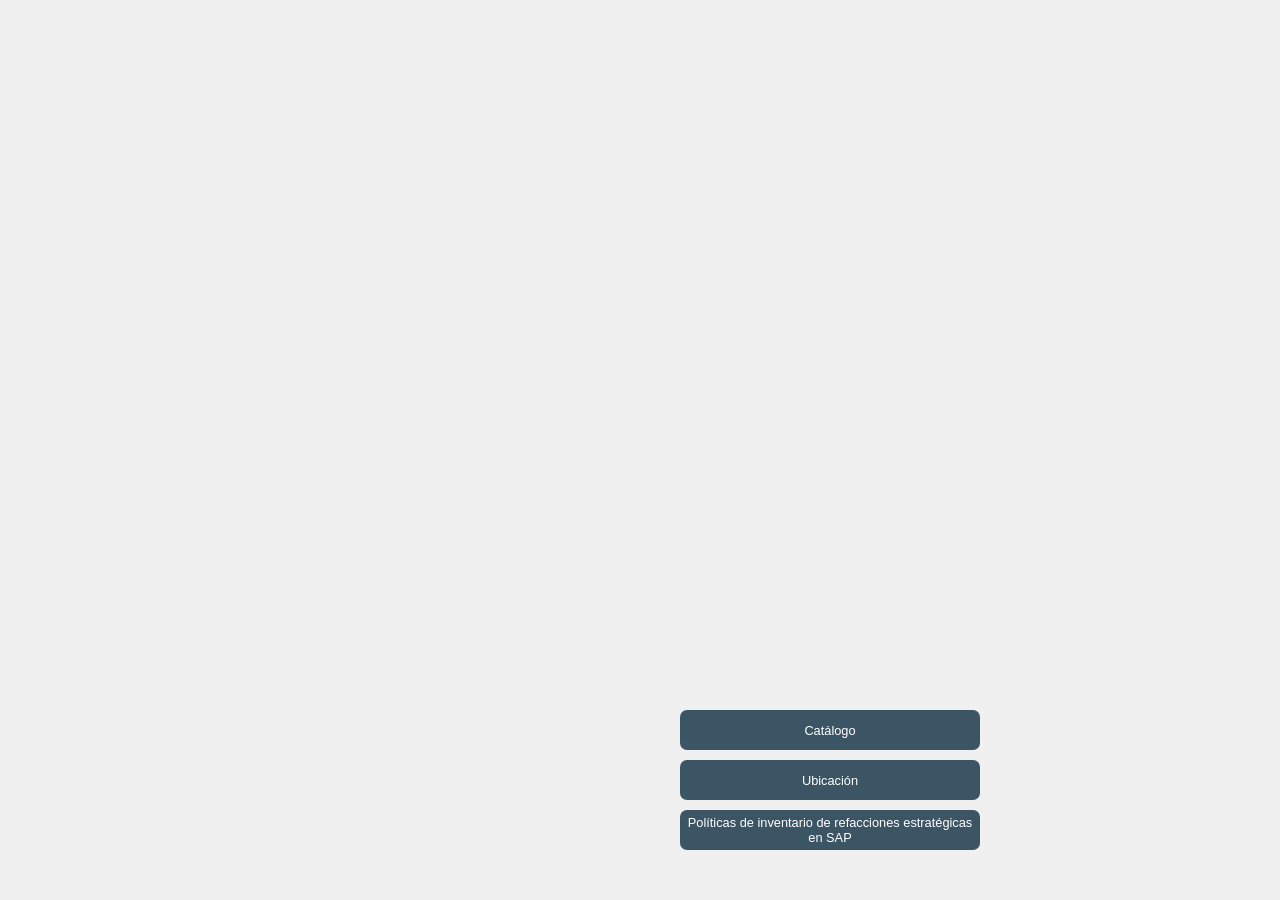
<file: CODIGO TESIS/data/index.html>
<!DOCTYPE html>
<html lang="es">
<head>
    <meta charset="UTF-8">
    <meta name="viewport" content="width=device-width, initial-scale=1.0">
    <title>Catálogo Refacciones Estratégicas</title>
    <link rel="stylesheet" href="style.css">
    <link rel="icon" href="favi.png" type="image/png"> <!-- Ícono de herramienta -->
</head>
<body>
    
    <video autoplay muted loop class="contenedor">
        <source src="ttr.mp4" type="video/mp4">
        Tu navegador no soporta HTML5.
    </video>
    
    <div class="contenedores-inferiores">
        <div class="contenedor-inferior">
            <a href="file:///C:/Users/marsa/OneDrive/Documents/TESIS/codigo%20tesis/index3.html" target="_blank">Catálogo</a>
        </div>
        <div class="contenedor-inferior">
            <a href="file:///C:/Users/marsa/OneDrive/Documents/TESIS/codigo%20tesis/index_ubicacion.html" target="_blank">Ubicación</a>
        </div>
        <div class="contenedor-inferior">
            <a href="file:///C:/Users/marsa/OneDrive/Documents/TESIS/codigo%20tesis/Index_sap.html" target="_blank">Políticas de inventario de refacciones estratégicas en SAP</a>
        </div>
    </div>
</body>
</html>
</file>
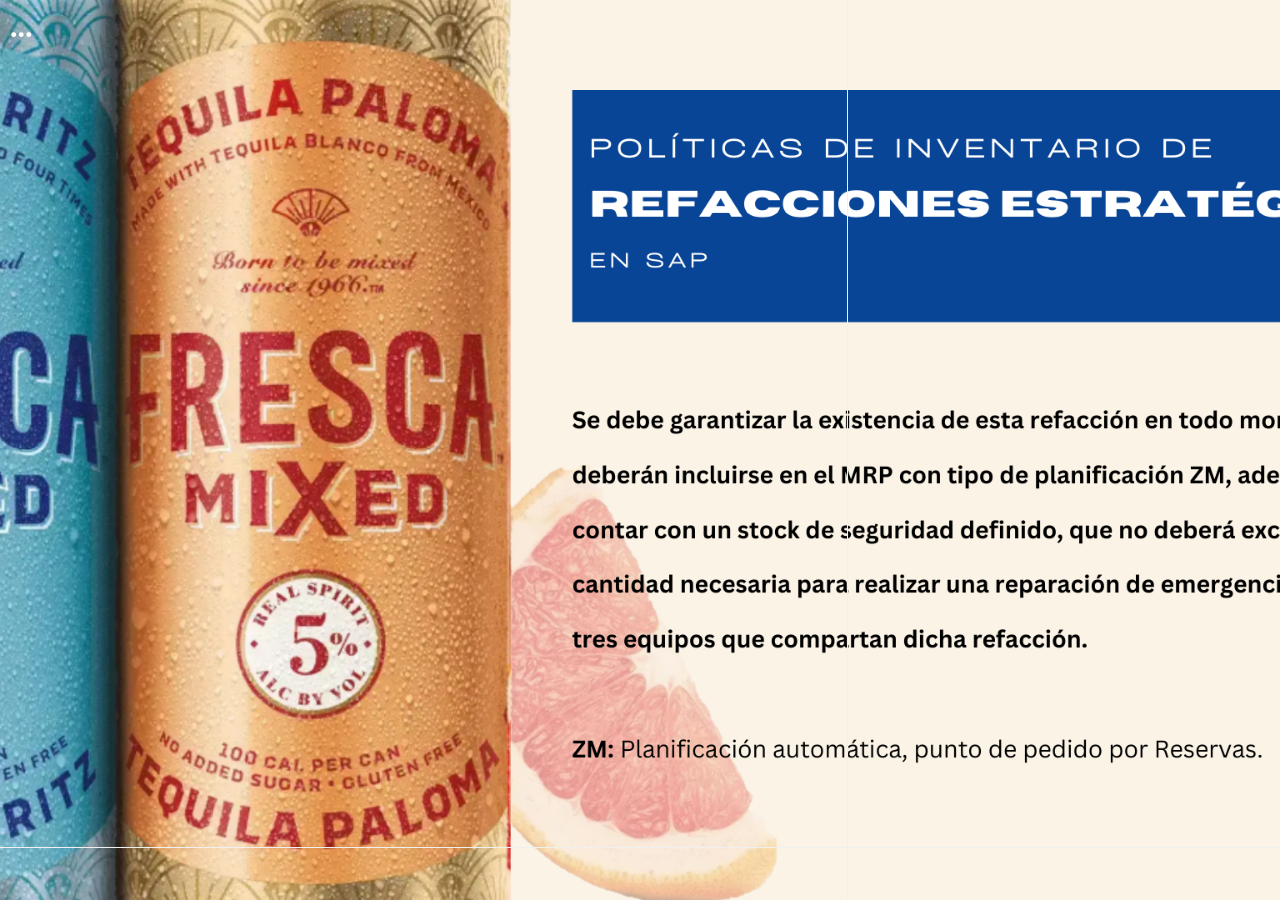
<file: CODIGO TESIS/data/Index_sap.html>
<!DOCTYPE html>
<html lang="es">
<head>
    <meta charset="UTF-8">
    <meta name="viewport" content="width=device-width, initial-scale=1.0">
    <title>Políticas en SAP</title>
    <link rel="stylesheet" href="style1.css">
    <link rel="icon" href="favi.png" type="image/png"> <!-- Ícono de herramienta -->

</head>
<body>
   
    <div class="contenedor-politicas">
        <!-- Enlace de regreso a la página principal -->
        <a href="file:///C:/Users/marsa/OneDrive/Documents/TESIS/codigo%20tesis/index.html" class="back-link">...</a>
        <img src="politicas.png" alt="politicas" class="imagen-politicas">

    </div>
</body>
</html>
</file>
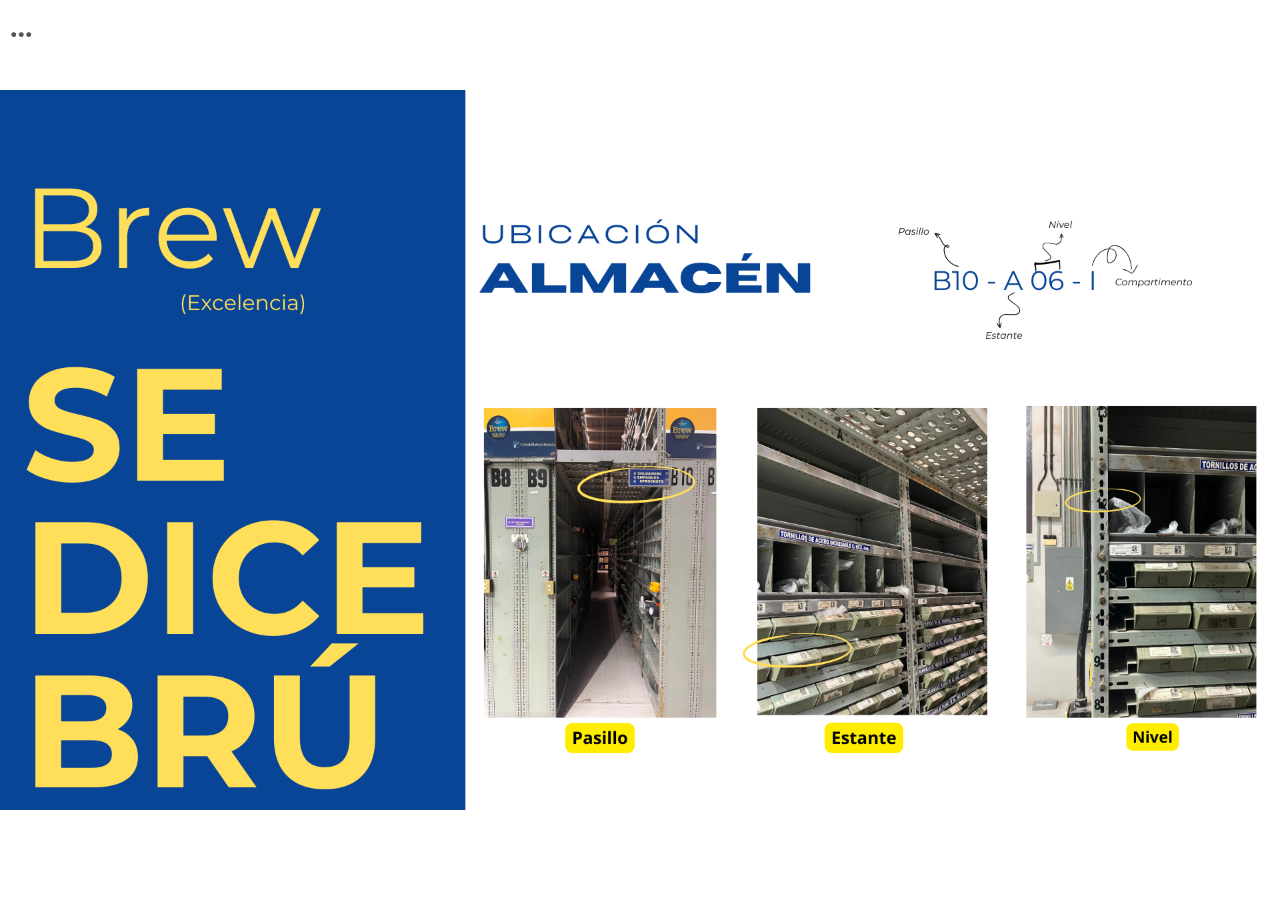
<file: CODIGO TESIS/data/index_ubicacion.html>
<!DOCTYPE html>
<html lang="es">
<head>
    <meta charset="UTF-8">
    <meta name="viewport" content="width=device-width, initial-scale=1.0">
    <title>Ubicación en almacén</title>
    <link rel="icon" href="favi.png" type="image/png"> <!-- Ícono de herramienta -->
    <style>
        * {
            margin: 0;
            padding: 0;
            box-sizing: border-box;
        }

        body, html {
            height: 100%;
        }

        .contenedor-politicas {
            position: relative;
            width: 100%;
            height: 100vh;  /* Hace que el contenedor ocupe toda la altura de la pantalla */
        }

        .imagen-ubicación {
            position: absolute;
            top: 0;
            left: 0;
            width: 100%;  /* Hace que la imagen ocupe todo el ancho de la pantalla */
            height: 100%; /* Hace que la imagen ocupe toda la altura de la pantalla */
            object-fit: contain; /* Asegura que la imagen cubra toda el área sin distorsión */
        }

        .back-link {
    position: absolute;
    top: 10px; /* Distancia desde la parte superior */
    left: 10px; /* Distancia desde la parte izquierda */
    font-size: 30px; /* Tamaño de los puntos */
    color: #000000ac; /* Color del enlace */
    text-decoration: none; /* Elimina el subrayado */
    font-weight: bold; /* Establece el texto en negritas */
    z-index: 10; /* Asegura que el enlace esté encima de la imagen */
}

/* Efecto al pasar el mouse por encima del enlace */
.back-link:hover {
    color: #0a169a; /* Cambia el color cuando pasa el mouse por encima */
}
    </style>
</head>
<body>
   
    <div class="contenedor-politicas">
        <!-- Enlace de regreso a la página principal -->
        <a href="file:///C:/Users/marsa/OneDrive/Documents/TESIS/codigo%20tesis/index.html" class="back-link">...</a>
        <img src="ub.png" alt="ubicacion" class="imagen-ubicación">
    </div>
</body>
</html>
</file>
<file: CODIGO TESIS/data/style.css>
/* Reset de márgenes y configuración general */
* {
    margin: 0;
    padding: 0;
    box-sizing: border-box;
}

/* Hace que el cuerpo ocupe toda la pantalla */
body, html {
    width: 100%;
    height: 100%;
    background-color: #f0f0f0;
}

/* Contenedor principal con video de fondo */
.contenedor {
    width: 100%;
    height: 100%;
    position: absolute;
    top: 0;
    left: 0;    
    object-fit: cover;
}

/* Contenedor de los cuadros inferiores */
.contenedores-inferiores {
    position: fixed; /* Fija los contenedores en la pantalla */
    bottom: 50px; /* Ajusta la distancia desde la parte inferior */
    right: 300px; /* Ajusta la distancia desde la parte derecha */
    display: flex;
    flex-direction: column; /* Organiza los cuadros verticalmente */
    gap: 10px; /* Espaciado entre los cuadros */
}

/* Estilos de los cuadros inferiores */
.contenedor-inferior {
    width: 300px; /* Ancho del cuadro */
    height: 40px; /* Alto del cuadro */
    background-color: rgba(9, 41, 61, 0.776); /* Azul Ocean Boat Blue con transparencia */
    color: white; /* Color del texto */
    
    /* Asegurar centrado del texto */
    display: flex;
    justify-content: center;
    align-items: center;
    
    border-radius: 7px; /* Bordes redondeados */
    font-size: 0.8rem; /* Tamaño de fuente más grande */
    text-align: center; /* Asegura que el texto no se desborde */
    font-family: Arial, sans-serif;
    cursor: pointer; /* Indica que se puede hacer clic */
}

/* Estilos para el enlace */
.contenedor-inferior a {
    color: white;
    text-decoration: none
}

/* Efecto al pasar el mouse por encima */
.contenedor-inferior:hover {
    background-color: rgba(255, 221, 51, 0.8); /* Cambia color al pasar el cursor */
}

/* Estilo para el contenedor que contiene el enlace invisible  SIGUE SIN FUNCIONAR */
.contenedor-enlace {
    position: absolute;
    top: 10px; /* Distancia desde la parte superior */
    left: 10px; /* Distancia desde la parte izquierda */
    width: 0;
    height: 0;
    z-index: 10; /* Asegura que esté por encima de otros elementos */
}

/* Estilo para el enlace invisible dentro del contenedor */
.enlace-invisible {
    display: block;
    width: 0;
    height: 0;
    text-decoration: none; /* Elimina el subrayado */
}
</file>
<file: CODIGO TESIS/data/style1.css>
/* Reset de márgenes y configuración general */
body, html {
    width: 100%;
    height: 100%;
    margin: 0;
    padding: 0;
    background-color: #f0f0f0;
}

/* Contenedor de la imagen de políticas */
.contenedor-politicas {
    width: 100%;
    height: 100%;
    background-color: #f0f0f0;
}

/* Estilo para la imagen */
.imagen-politicas {
    width: 100%;
    height: 100%;
    position: fixed;
    top: 0;
    left: 0;    
    object-fit: cover;
    z-index: 1; /* Asegura que el video esté detrás de otros elementos */
}

/* Estilos para el enlace de regreso a página inicial */
.back-link {
    position: absolute;
    top: 10px; /* Distancia desde la parte superior */
    left: 10px; /* Distancia desde la parte izquierda */
    font-size: 30px; /* Tamaño de los puntos */
    color: #ffffff; /* Color del enlace */
    text-decoration: none; /* Elimina el subrayado */
    font-weight: bold; /* Establece el texto en negritas */
    z-index: 10; /* Asegura que el enlace esté encima de la imagen */
}

/* Efecto al pasar el mouse por encima del enlace */
.back-link:hover {
    color: #f5ff3a; /* Cambia el color cuando pasa el mouse por encima */
}
</file>
